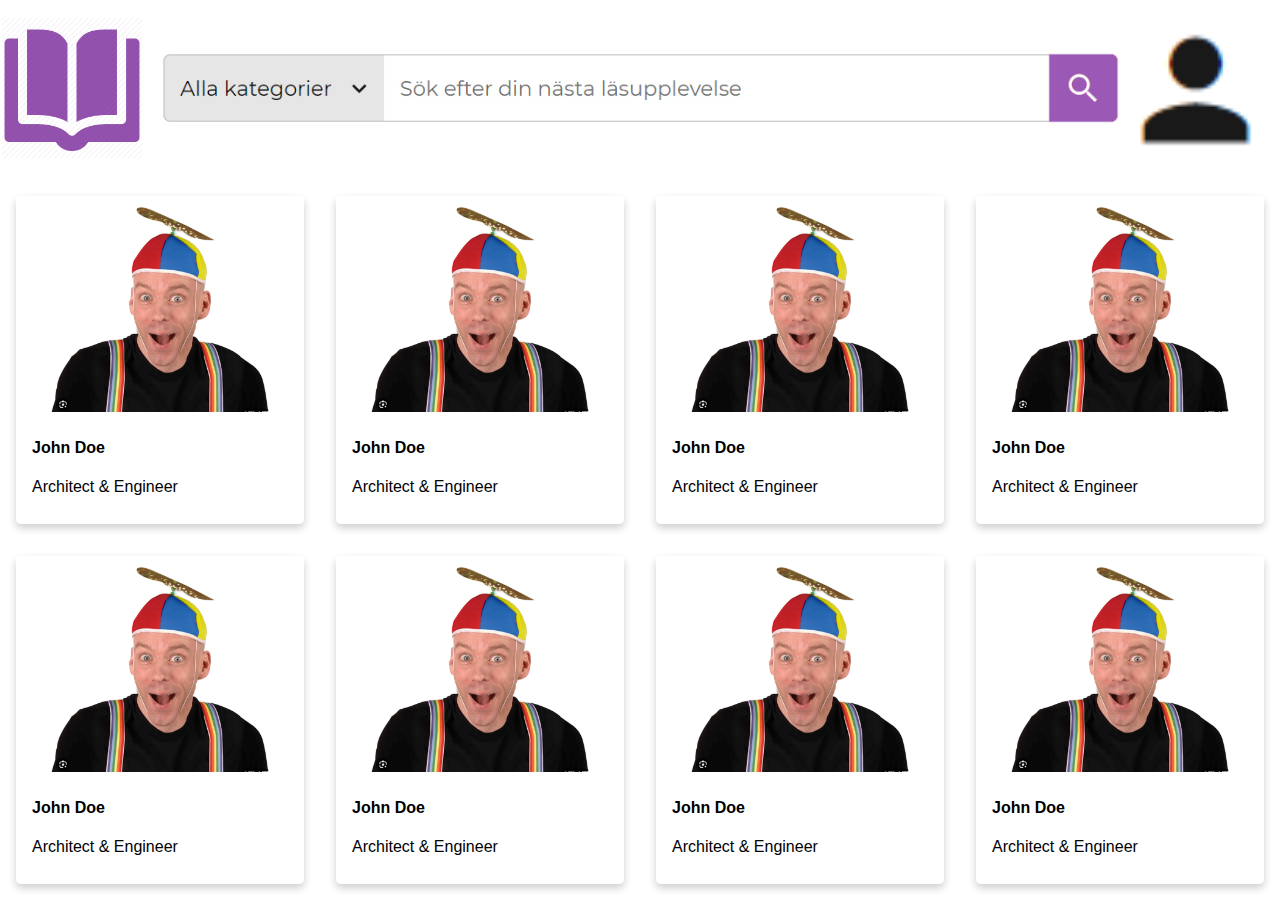
<file: about_us.html>
<!DOCTYPE html>
<html lang="en">
  <head>
    <meta charset="UTF-8" />
    <meta name="viewport" content="width=device-width, initial-scale=1.0" />
    <title>BookBuddies</title>
    <link href="css/style.css" rel="stylesheet" />
  </head>

  <body>
    <div id="wrapper3">
      <!--_____-_____-->
      <header>
        <div id="logo">
          <a href="./index.html">
            <img src="./img/logo.png" alt="logo" class="header">
          </a>
        </div>
        <div id="search_bar">
          <a href="search.html">
            <img src="./img/search.jpg" alt="search" class="header">
          </a>
        </div>
        <div id="contact">
          <a href="about_us.html">
            <img src="./img/person.PNG" alt="kontakta oss" class="header">
          </a>
        </div>
      </header>
      <!--_____-_____-->
      <div id="arbetare">

        <div class="card">
          <img src="./img/card_person.jpg" alt="Avatar" style="width:100%">
          <div class="container">
            <h4><b>John Doe</b></h4>
            <p>Architect & Engineer</p>
          </div>
        </div>

        <div class="card">
          <img src="./img/card_person.jpg" alt="Avatar" style="width:100%">
          <div class="container">
            <h4><b>John Doe</b></h4>
            <p>Architect & Engineer</p>
          </div>
        </div>

        <div class="card">
          <img src="./img/card_person.jpg" alt="Avatar" style="width:100%">
          <div class="container">
            <h4><b>John Doe</b></h4>
            <p>Architect & Engineer</p>
          </div>
        </div>

        <div class="card">
          <img src="./img/card_person.jpg" alt="Avatar" style="width:100%">
          <div class="container">
            <h4><b>John Doe</b></h4>
            <p>Architect & Engineer</p>
          </div>
        </div>

        <div class="card">
          <img src="./img/card_person.jpg" alt="Avatar" style="width:100%">
          <div class="container">
            <h4><b>John Doe</b></h4>
            <p>Architect & Engineer</p>
          </div>
        </div>

        <div class="card">
          <img src="./img/card_person.jpg" alt="Avatar" style="width:100%">
          <div class="container">
            <h4><b>John Doe</b></h4>
            <p>Architect & Engineer</p>
          </div>
        </div>

        <div class="card">
          <img src="./img/card_person.jpg" alt="Avatar" style="width:100%">
          <div class="container">
            <h4><b>John Doe</b></h4>
            <p>Architect & Engineer</p>
          </div>
        </div>

        <div class="card">
          <img src="./img/card_person.jpg" alt="Avatar" style="width:100%">
          <div class="container">
            <h4><b>John Doe</b></h4>
            <p>Architect & Engineer</p>
          </div>
        </div>
        <!--_____-_____-->
      </div>
    </div>
  </body>
</html>
</file>
<file: css/style.css>
body {
  margin: 0;
}

#wrapper1 {
  display: grid;

  grid-template-rows: 20% 35% 50%;
  grid-template-areas:
    "hd"
    "rk"
    "pr";

    /*
    nv = nav
    hd = header
    rk = reklam
    pr = produkt
    mg = marigin
    */

  width: 100%;
}

header{
  grid-area: hd;

  display: flex;
  justify-content: space-around;
  align-items: center;

  /*
  lg = logo
  sr = searchbar
  kn = kontakta oss
  */

}

.header{
  width: 90%;
  height: 90%;
}

#logo{
  flex:1;
}

#search_bar{
  flex:6;
}

#contact{
  flex:1;
}

#search_bar a img {
  width: 100%;
}

#reklam{
  grid-area: rk;
  width: 100%;
  height: 100%;
}


#reklam img{
  width: 100%;
  height: 100%; /*vill kunna ta bort*/
}


#produkt{
  grid-area: pr;

  display: flex;
  justify-content: space-around;
  align-items: center;
  column-gap: 10px;
}

#produkt img{
  height: 90%;
}

/*-___-___-___-___-___-___-___-___-___-___-*/

#wrapper2 {
  display: grid;

  grid-template-rows: 20% 80%;
  grid-template-areas:
    "hd"
    "pr";

    /*
    nv = nav
    hd = header
    rk = reklam
    pr = produkt
    mg = marigin
    */

  height: 100vh;
}

.produkt2{
  grid-area: pr;

  display: flex;
  
  flex-direction: row;
  flex-wrap: wrap;
  justify-content: space-evenly;
  /*align-content: space-around;*/
  align-items: center;
  column-gap: 10px;
}


.img_search{
  width: 15%;
}

/*-___-___-___-___-___-___-___-___-___-___-*/

#wrapper3 {
  display: grid;

  grid-template-rows: 20% 80%;
  grid-template-areas:
    "hd"
    "ar";

    /*
    nv = nav
    hd = header
    rk = reklam
    pr = produkt
    mg = marigin
    ar = arbetare
    */

  height: 100vh;
}

#arbetare{
  grid-area: ar;

  display: grid;

  grid-template-rows: 1fr 1fr;
  grid-template-columns: 1fr 1fr 1fr 1fr;
  grid-template-areas:
    "a1 a2 a3 a4"
    "a5 a6 a7 a8";
}



/*-___-___-___-___-___-___-___-___-___-___-*/

.card {
  /* Add shadows to create the "card" effect */
  box-shadow: 0 4px 8px 0 rgba(0,0,0,0.2);
  transition: 0.3s;
  border-radius: 5px; /* 5px rounded corners */
  margin: 5%;

  font-family: Arial, Helvetica, sans-serif;
}

/* On mouse-over, add a deeper shadow */
.card:hover {
  box-shadow: 0 8px 16px 0 rgba(0,0,0,0.2);
}

/* Add some padding inside the card container */
.container {
  padding: 2px 16px;
}

/*-___-___-___-___-___-___-___-___-___-___-*/
/*products*/

.titel {
  text-decoration: underline;
  text-size-adjust: 200%;
  font-weight: 700;
}

.produkt {
  font-family: Arial, Helvetica, sans-serif;
  max-width: 16.66%;
  max-height: 100%;
  margin: 10px;
}

.produkt img {
  max-width: 100%;
  max-height: 100%;
}

.produkt p {
  margin: 0%;
}

.produkt .button {
  background-color: #9b59b6;
  border: none;
  color: white;
  padding: 15px;
  text-align: center;
  text-decoration: none;
  display: inline-block;
  font-size: 20px;
  border-radius: 10px;
  font-weight: 400;

  width: 90%;

  display: flex;
  justify-content: space-evenly;
  flex-wrap: nowrap;
}

.produkt .button img {
  max-width: 10%;
  max-height: 10%;
}
/*-___-___-___-___-___-___-___-___-___-___-*/
</file>
